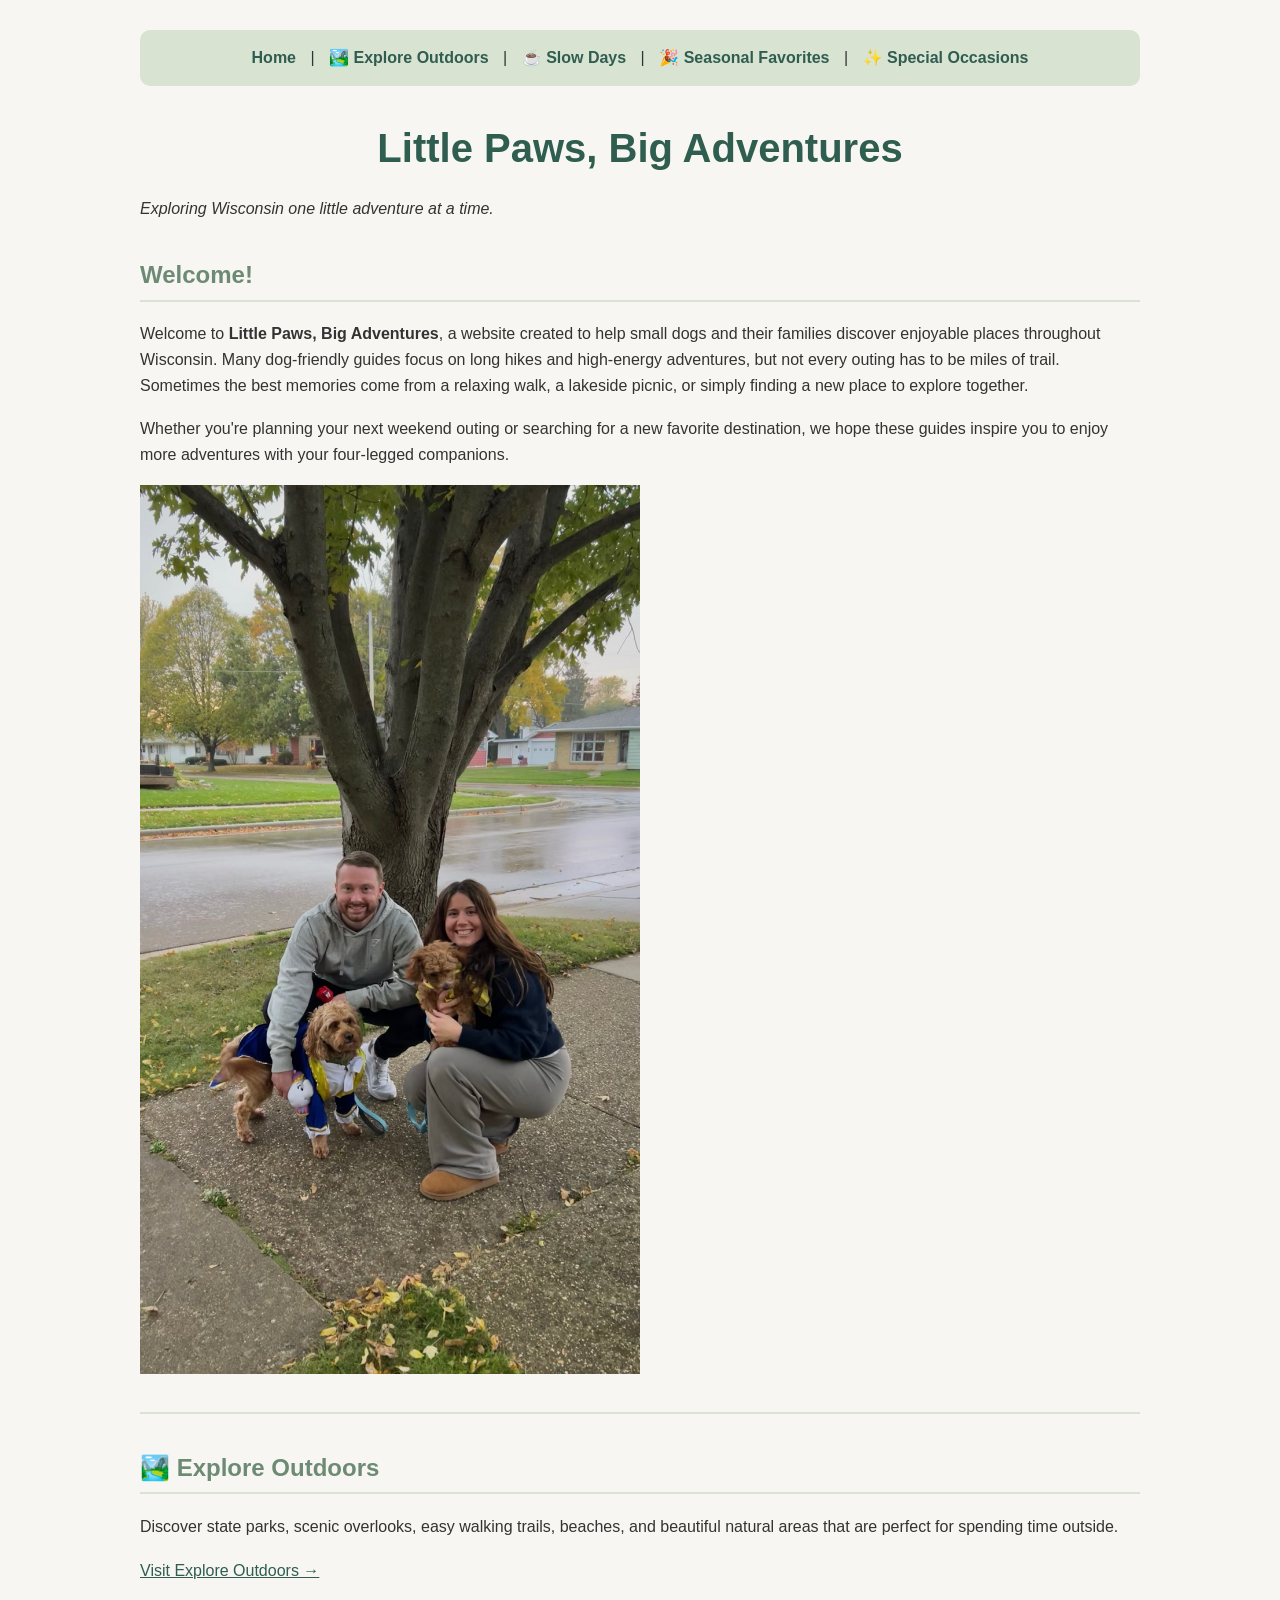
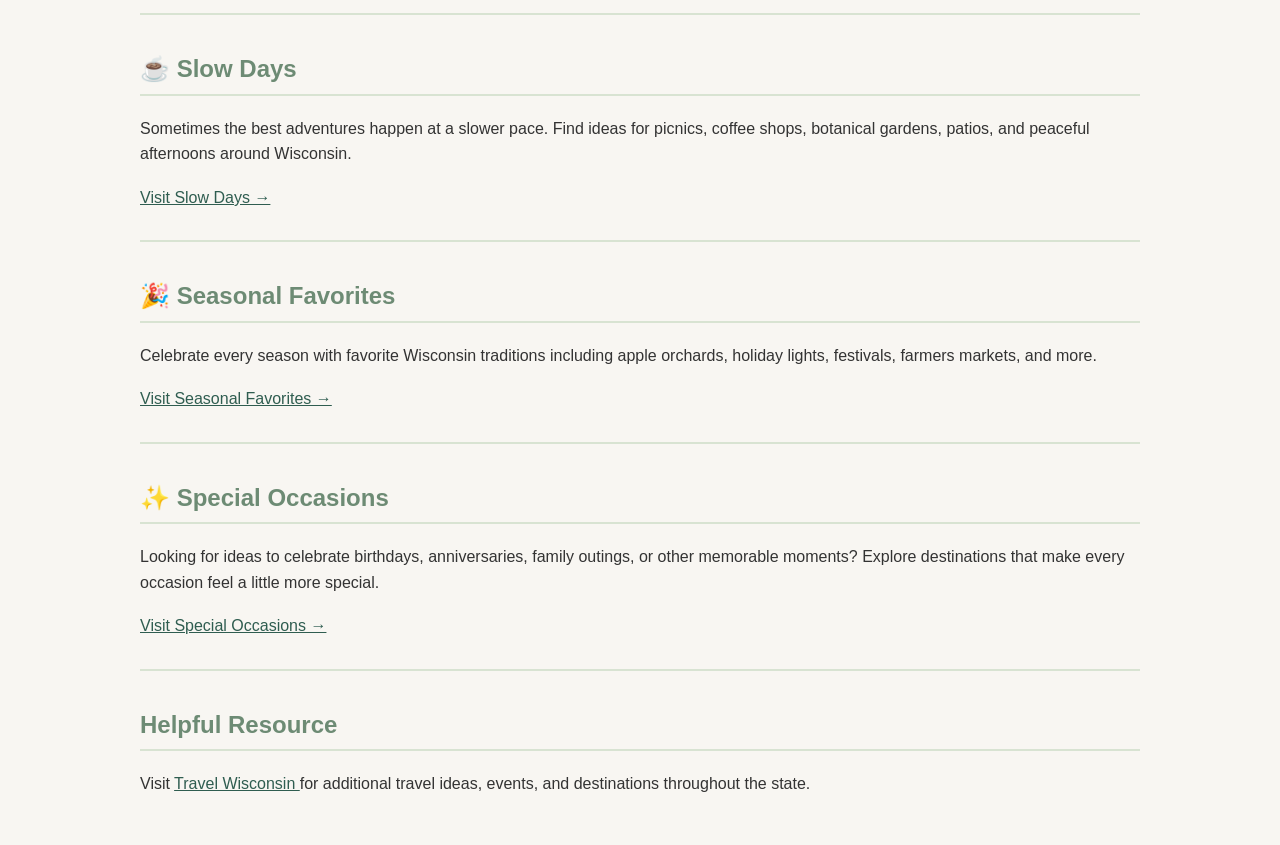
<file: index.html>
<!DOCTYPE html>
<html lang="en">

<head>
    <meta charset="UTF-8">
    <title>Little Paws, Big Adventures | Home</title>
    <meta name="viewport" content="width=device-width, initial-scale=1">
    <link rel="stylesheet" href="style.css">
</head>

<body>

<nav>
    <a href="index.html">Home</a> |
    <a href="outdoors.html">🏞️ Explore Outdoors</a> |
    <a href="slowdays.html">☕ Slow Days</a> |
    <a href="seasonal.html">🎉 Seasonal Favorites</a> |
    <a href="special.html">✨ Special Occasions</a>
</nav>

<h1>Little Paws, Big Adventures</h1>

<p><em>Exploring Wisconsin one little adventure at a time.</em></p>

<h2>Welcome!</h2>

<p>
Welcome to <strong>Little Paws, Big Adventures</strong>, a website created to help
small dogs and their families discover enjoyable places throughout Wisconsin.
Many dog-friendly guides focus on long hikes and high-energy adventures, but not
every outing has to be miles of trail. Sometimes the best memories come from a
relaxing walk, a lakeside picnic, or simply finding a new place to explore
together.
</p>

<p>
Whether you're planning your next weekend outing or searching for a new favorite
destination, we hope these guides inspire you to enjoy more adventures with your
four-legged companions.
</p>

    <img src="index.jpeg"
alt="Sarah, Ryan, Ollie, and Lily enjoying a day together outdoors."
width="500">
    
<hr>

<h2>🏞️ Explore Outdoors</h2>

<p>
Discover state parks, scenic overlooks, easy walking trails, beaches, and
beautiful natural areas that are perfect for spending time outside.
</p>

<p>
<a href="outdoors.html">Visit Explore Outdoors →</a>
</p>

<hr>

<h2>☕ Slow Days</h2>

<p>
Sometimes the best adventures happen at a slower pace. Find ideas for picnics,
coffee shops, botanical gardens, patios, and peaceful afternoons around
Wisconsin.
</p>

<p>
<a href="slowdays.html">Visit Slow Days →</a>
</p>

<hr>

<h2>🎉 Seasonal Favorites</h2>

<p>
Celebrate every season with favorite Wisconsin traditions including apple
orchards, holiday lights, festivals, farmers markets, and more.
</p>

<p>
<a href="seasonal.html">Visit Seasonal Favorites →</a>
</p>

<hr>

<h2>✨ Special Occasions</h2>

<p>
Looking for ideas to celebrate birthdays, anniversaries, family outings, or
other memorable moments? Explore destinations that make every occasion feel a
little more special.
</p>

<p>
<a href="special.html">Visit Special Occasions →</a>
</p>

<hr>


<h2>Helpful Resource</h2>

<p>
Visit
<a href="https://www.travelwisconsin.com/"
target="_blank"
rel="noopener noreferrer">
Travel Wisconsin
</a>
for additional travel ideas, events, and destinations throughout the state.
</p>

</body>

</html>
</file>
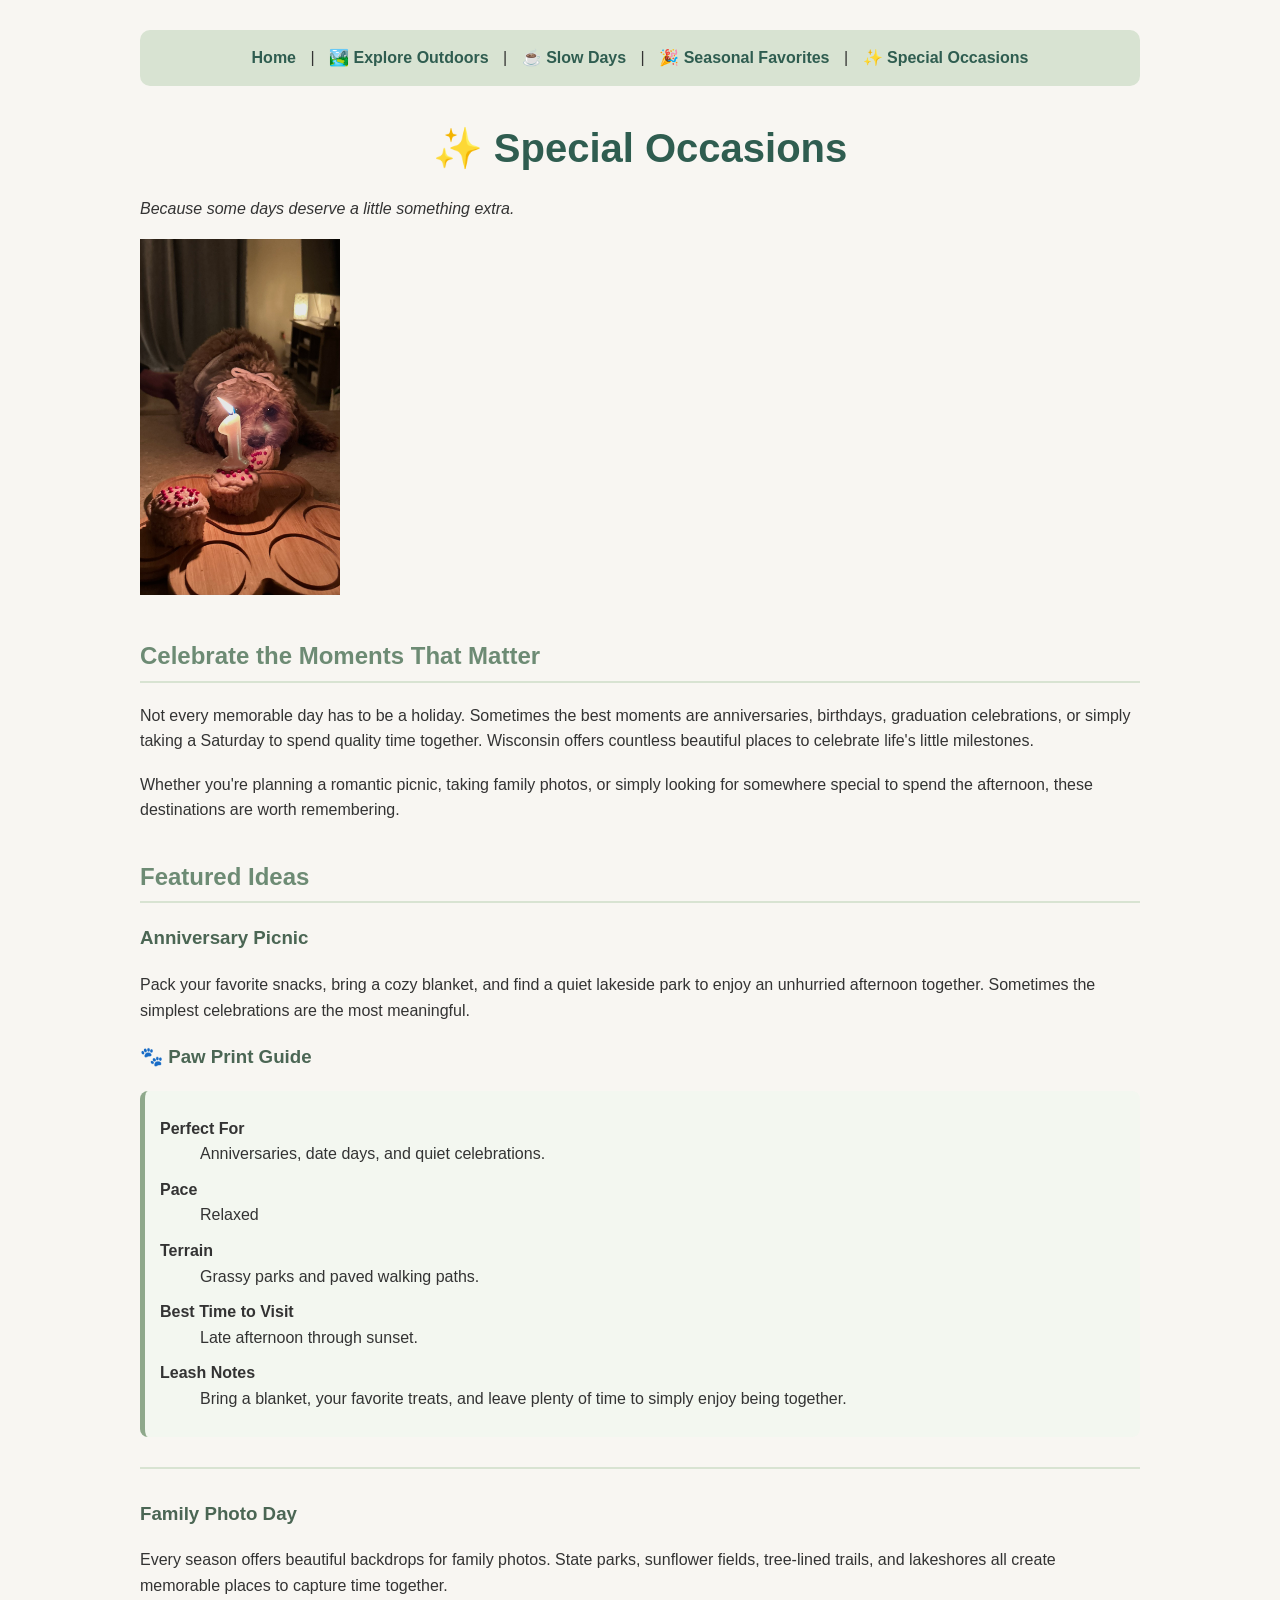
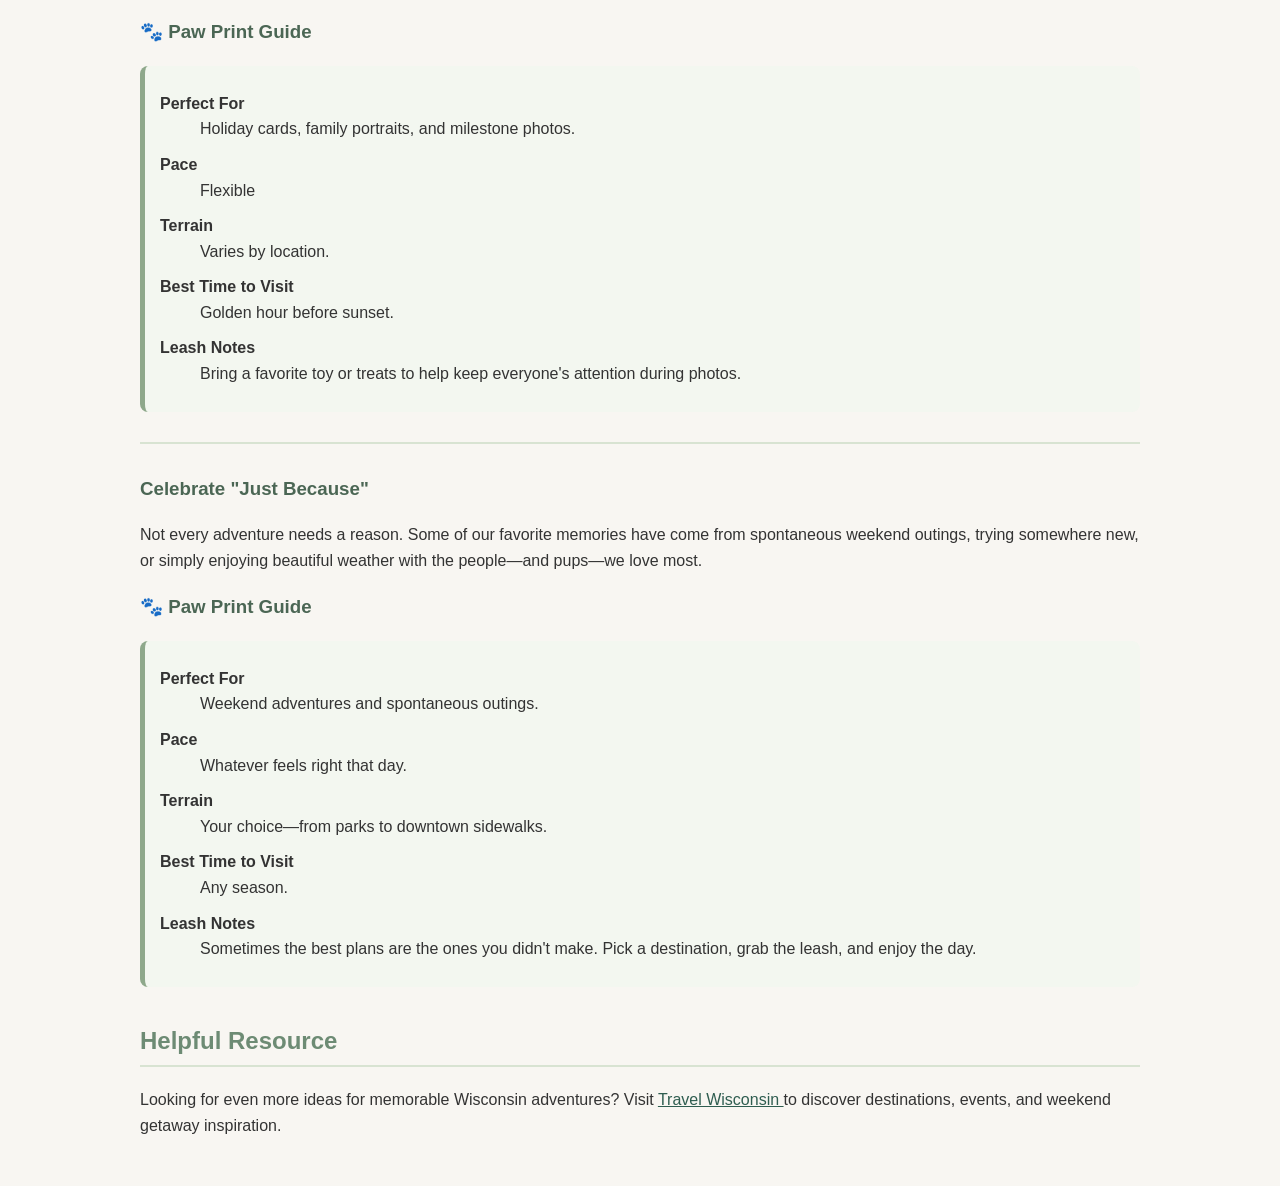
<file: occassions.html>
<!DOCTYPE html>
<html lang="en">
<meta charset="UTF-8">
<title>Little Paws, Big Adventures | Special Occasions</title>
<meta name="viewport" content="width=device-width,initial-scale=1">
<link rel="stylesheet" href="style.css">

<style>
</style>

<script src=""></script>

<!--- Code above this line will not be displayed on the browser -->

<body>

<nav>
    <a href="index.html">Home</a> |
    <a href="outdoors.html">🏞️ Explore Outdoors</a> |
    <a href="slowdays.html">☕ Slow Days</a> |
    <a href="seasonal.html">🎉 Seasonal Favorites</a> |
    <a href="special.html">✨ Special Occasions</a>
</nav>

<h1>✨ Special Occasions</h1>

<p><em>Because some days deserve a little something extra.</em></p>

<img src="occassions.jpeg"
alt="Lily celebrating her first birthday with a dog-friendly cupcake."
width="200">

<h2>Celebrate the Moments That Matter</h2>

<p>
Not every memorable day has to be a holiday. Sometimes the best moments are
anniversaries, birthdays, graduation celebrations, or simply taking a Saturday
to spend quality time together. Wisconsin offers countless beautiful places to
celebrate life's little milestones.
</p>

<p>
Whether you're planning a romantic picnic, taking family photos, or simply
looking for somewhere special to spend the afternoon, these destinations are
worth remembering.
</p>

<h2>Featured Ideas</h2>

<h3>Anniversary Picnic</h3>

<p>
Pack your favorite snacks, bring a cozy blanket, and find a quiet lakeside park
to enjoy an unhurried afternoon together. Sometimes the simplest celebrations
are the most meaningful.
</p>

<h3>🐾 Paw Print Guide</h3>

<dl>

<dt><strong>Perfect For</strong></dt>
<dd>Anniversaries, date days, and quiet celebrations.</dd>

<dt><strong>Pace</strong></dt>
<dd>Relaxed</dd>

<dt><strong>Terrain</strong></dt>
<dd>Grassy parks and paved walking paths.</dd>

<dt><strong>Best Time to Visit</strong></dt>
<dd>Late afternoon through sunset.</dd>

<dt><strong>Leash Notes</strong></dt>
<dd>Bring a blanket, your favorite treats, and leave plenty of time to simply enjoy being together.</dd>

</dl>

<hr>

<h3>Family Photo Day</h3>

<p>
Every season offers beautiful backdrops for family photos. State parks,
sunflower fields, tree-lined trails, and lakeshores all create memorable places
to capture time together.
</p>

<h3>🐾 Paw Print Guide</h3>

<dl>

<dt><strong>Perfect For</strong></dt>
<dd>Holiday cards, family portraits, and milestone photos.</dd>

<dt><strong>Pace</strong></dt>
<dd>Flexible</dd>

<dt><strong>Terrain</strong></dt>
<dd>Varies by location.</dd>

<dt><strong>Best Time to Visit</strong></dt>
<dd>Golden hour before sunset.</dd>

<dt><strong>Leash Notes</strong></dt>
<dd>Bring a favorite toy or treats to help keep everyone's attention during photos.</dd>

</dl>

<hr>

<h3>Celebrate "Just Because"</h3>

<p>
Not every adventure needs a reason. Some of our favorite memories have come from
spontaneous weekend outings, trying somewhere new, or simply enjoying beautiful
weather with the people—and pups—we love most.
</p>

<h3>🐾 Paw Print Guide</h3>

<dl>

<dt><strong>Perfect For</strong></dt>
<dd>Weekend adventures and spontaneous outings.</dd>

<dt><strong>Pace</strong></dt>
<dd>Whatever feels right that day.</dd>

<dt><strong>Terrain</strong></dt>
<dd>Your choice—from parks to downtown sidewalks.</dd>

<dt><strong>Best Time to Visit</strong></dt>
<dd>Any season.</dd>

<dt><strong>Leash Notes</strong></dt>
<dd>Sometimes the best plans are the ones you didn't make. Pick a destination, grab the leash, and enjoy the day.</dd>

</dl>

<h2>Helpful Resource</h2>

<p>
Looking for even more ideas for memorable Wisconsin adventures? Visit
<a href="https://www.travelwisconsin.com/"
target="_blank"
rel="noopener noreferrer">
Travel Wisconsin
</a>
to discover destinations, events, and weekend getaway inspiration.
</p>

</body>

</html>
</file>
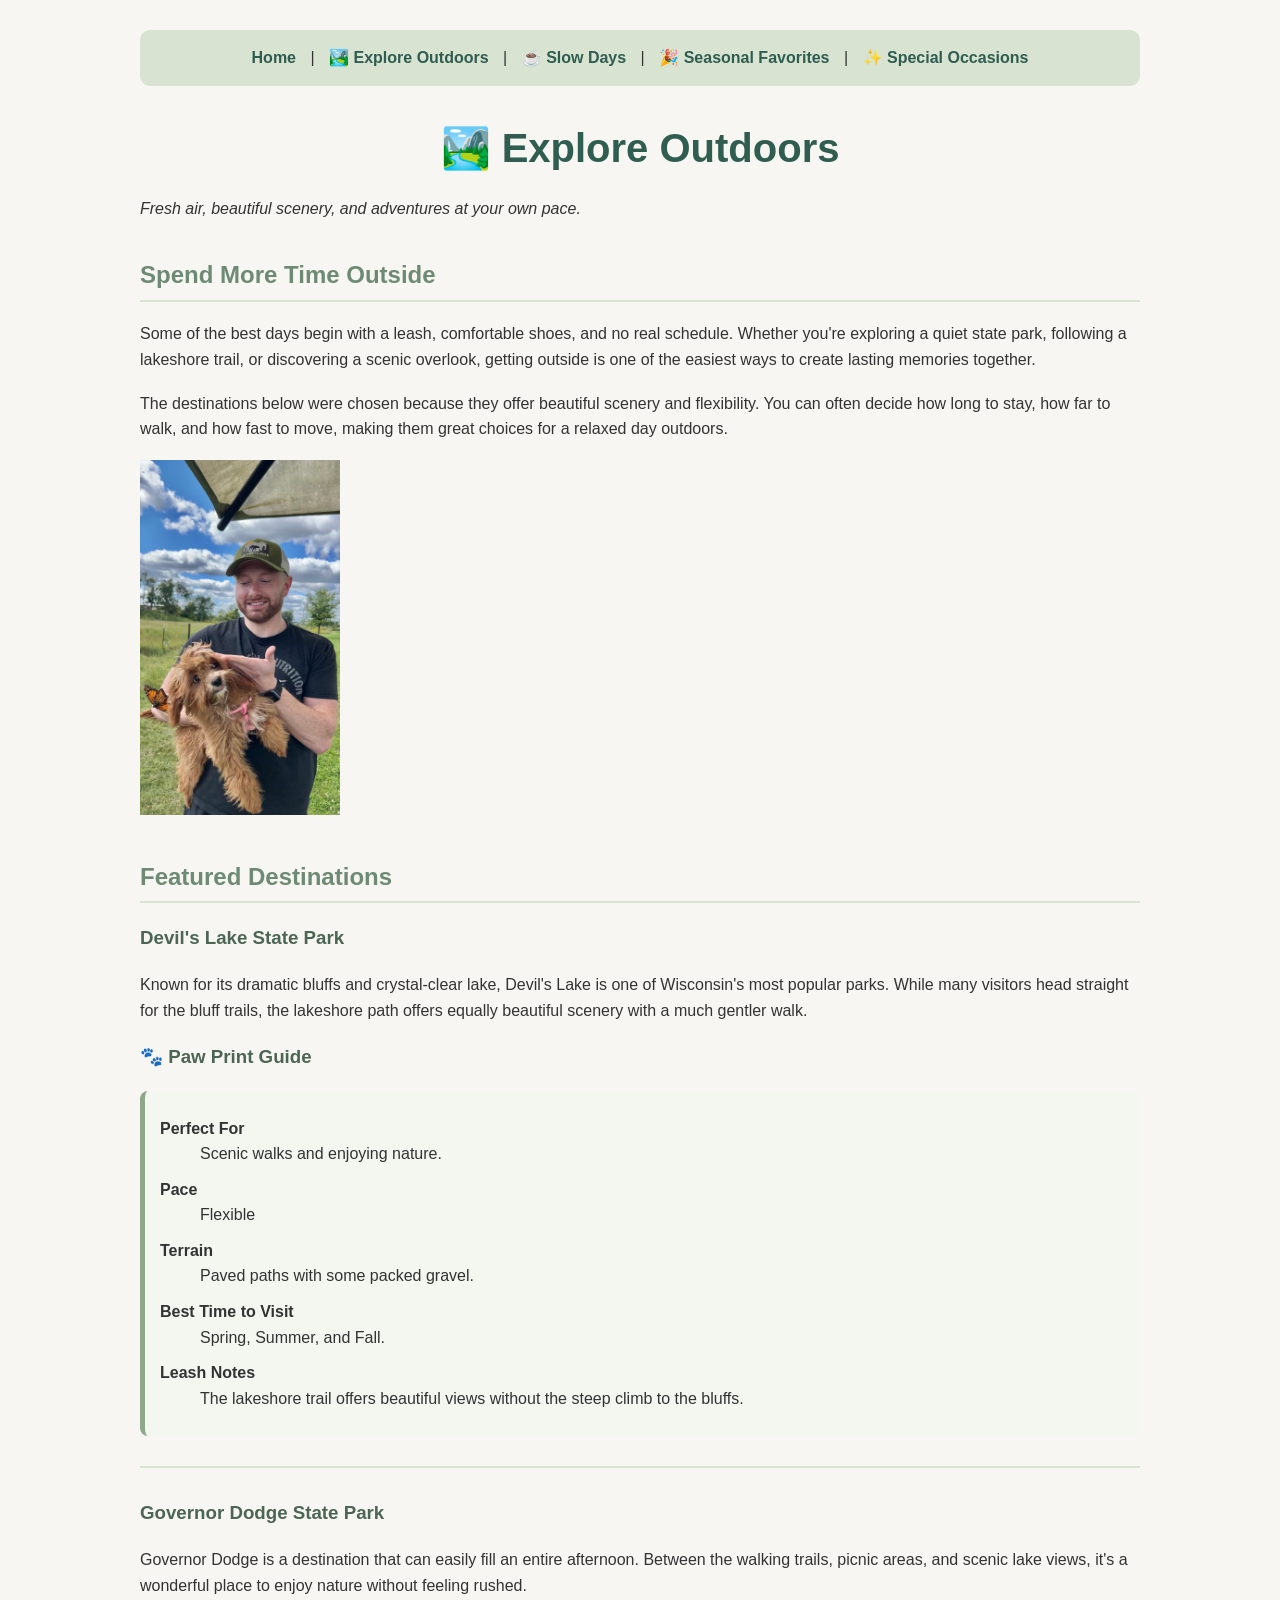
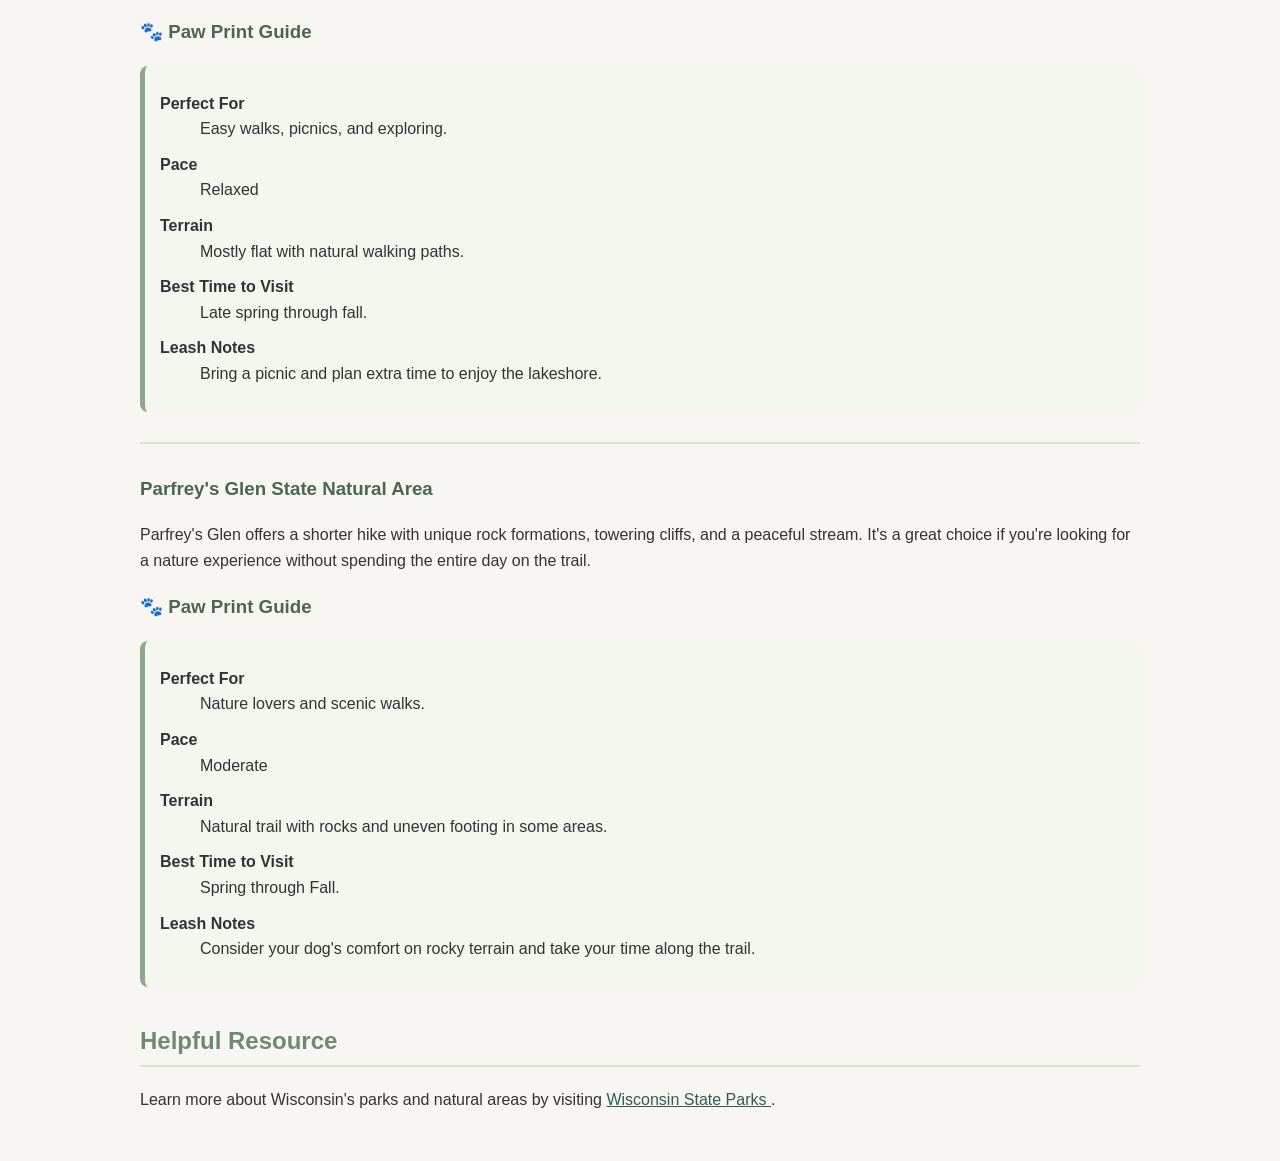
<file: outdoors.html>
<!DOCTYPE html>
<html lang="en">
<meta charset="UTF-8">
<title>Little Paws, Big Adventures | Explore Outdoors</title>
<meta name="viewport" content="width=device-width,initial-scale=1">
<link rel="stylesheet" href="style.css">

<style>
</style>

<script src=""></script>

<!--- Code above this line will not be displayed on the browser -->

<body>

<nav>
    <a href="index.html">Home</a> |
    <a href="outdoors.html">🏞️ Explore Outdoors</a> |
    <a href="slowdays.html">☕ Slow Days</a> |
    <a href="seasonal.html">🎉 Seasonal Favorites</a> |
    <a href="special.html">✨ Special Occasions</a>
</nav>

<h1>🏞️ Explore Outdoors</h1>

<p><em>Fresh air, beautiful scenery, and adventures at your own pace.</em></p>

<h2>Spend More Time Outside</h2>

<p>
Some of the best days begin with a leash, comfortable shoes, and no real schedule.
Whether you're exploring a quiet state park, following a lakeshore trail, or
discovering a scenic overlook, getting outside is one of the easiest ways to
create lasting memories together.
</p>

<p>
The destinations below were chosen because they offer beautiful scenery and
flexibility. You can often decide how long to stay, how far to walk, and how
fast to move, making them great choices for a relaxed day outdoors.
</p>

    <img src="outdoors.jpeg"
alt="Ryan, Lily and a monarch butterfly enjoying a day at the dog park together."
width="200">

<h2>Featured Destinations</h2>

<h3>Devil's Lake State Park</h3>

<p>
Known for its dramatic bluffs and crystal-clear lake, Devil's Lake is one of
Wisconsin's most popular parks. While many visitors head straight for the bluff
trails, the lakeshore path offers equally beautiful scenery with a much gentler
walk.
</p>

<h3>🐾 Paw Print Guide</h3>

<dl>

<dt><strong>Perfect For</strong></dt>
<dd>Scenic walks and enjoying nature.</dd>

<dt><strong>Pace</strong></dt>
<dd>Flexible</dd>

<dt><strong>Terrain</strong></dt>
<dd>Paved paths with some packed gravel.</dd>

<dt><strong>Best Time to Visit</strong></dt>
<dd>Spring, Summer, and Fall.</dd>

<dt><strong>Leash Notes</strong></dt>
<dd>The lakeshore trail offers beautiful views without the steep climb to the bluffs.</dd>

</dl>

<hr>

<h3>Governor Dodge State Park</h3>

<p>
Governor Dodge is a destination that can easily fill an entire afternoon.
Between the walking trails, picnic areas, and scenic lake views, it's a wonderful
place to enjoy nature without feeling rushed.
</p>

<h3>🐾 Paw Print Guide</h3>

<dl>

<dt><strong>Perfect For</strong></dt>
<dd>Easy walks, picnics, and exploring.</dd>

<dt><strong>Pace</strong></dt>
<dd>Relaxed</dd>

<dt><strong>Terrain</strong></dt>
<dd>Mostly flat with natural walking paths.</dd>

<dt><strong>Best Time to Visit</strong></dt>
<dd>Late spring through fall.</dd>

<dt><strong>Leash Notes</strong></dt>
<dd>Bring a picnic and plan extra time to enjoy the lakeshore.</dd>

</dl>

<hr>

<h3>Parfrey's Glen State Natural Area</h3>

<p>
Parfrey's Glen offers a shorter hike with unique rock formations, towering cliffs,
and a peaceful stream. It's a great choice if you're looking for a nature experience
without spending the entire day on the trail.
</p>

<h3>🐾 Paw Print Guide</h3>

<dl>

<dt><strong>Perfect For</strong></dt>
<dd>Nature lovers and scenic walks.</dd>

<dt><strong>Pace</strong></dt>
<dd>Moderate</dd>

<dt><strong>Terrain</strong></dt>
<dd>Natural trail with rocks and uneven footing in some areas.</dd>

<dt><strong>Best Time to Visit</strong></dt>
<dd>Spring through Fall.</dd>

<dt><strong>Leash Notes</strong></dt>
<dd>Consider your dog's comfort on rocky terrain and take your time along the trail.</dd>

</dl>

<h2>Helpful Resource</h2>

<p>
Learn more about Wisconsin's parks and natural areas by visiting
<a href="https://dnr.wisconsin.gov/topic/parks"
target="_blank"
rel="noopener noreferrer">
Wisconsin State Parks
</a>.
</p>

</body>

</html>
</file>
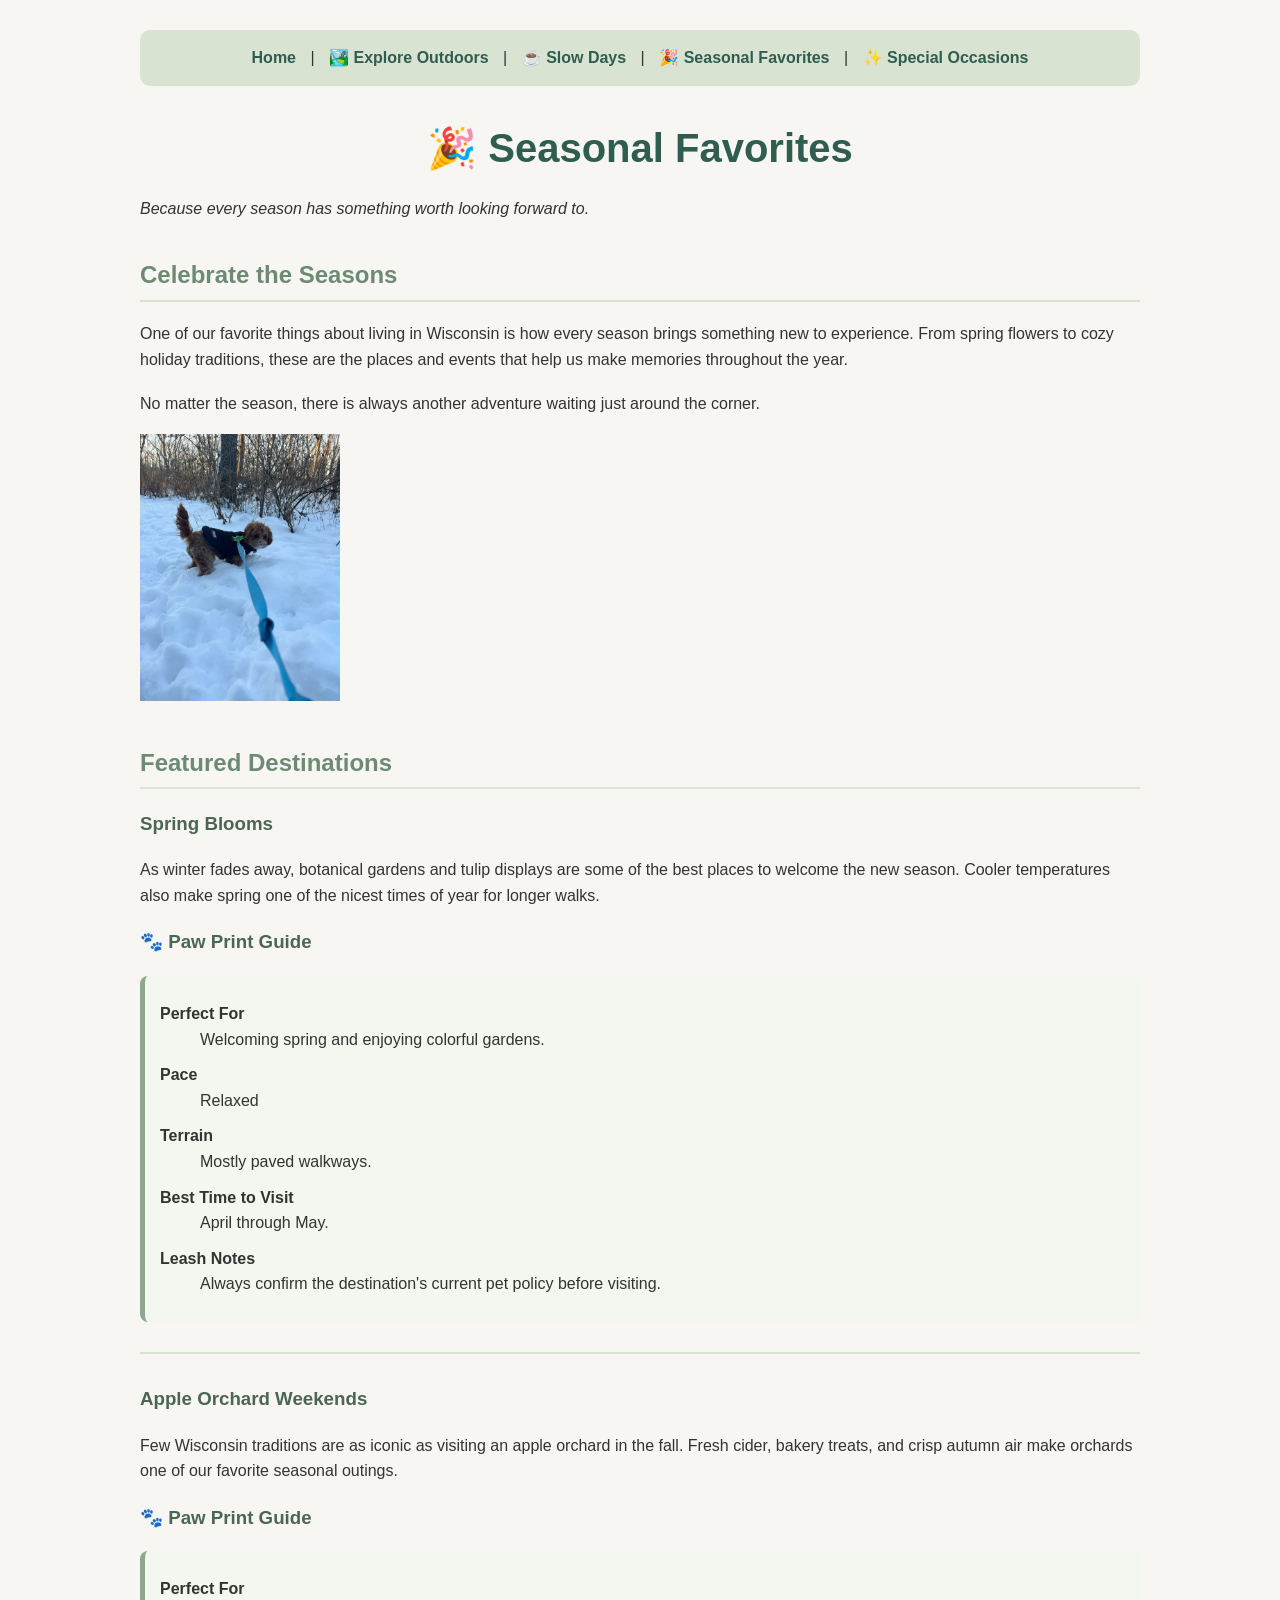
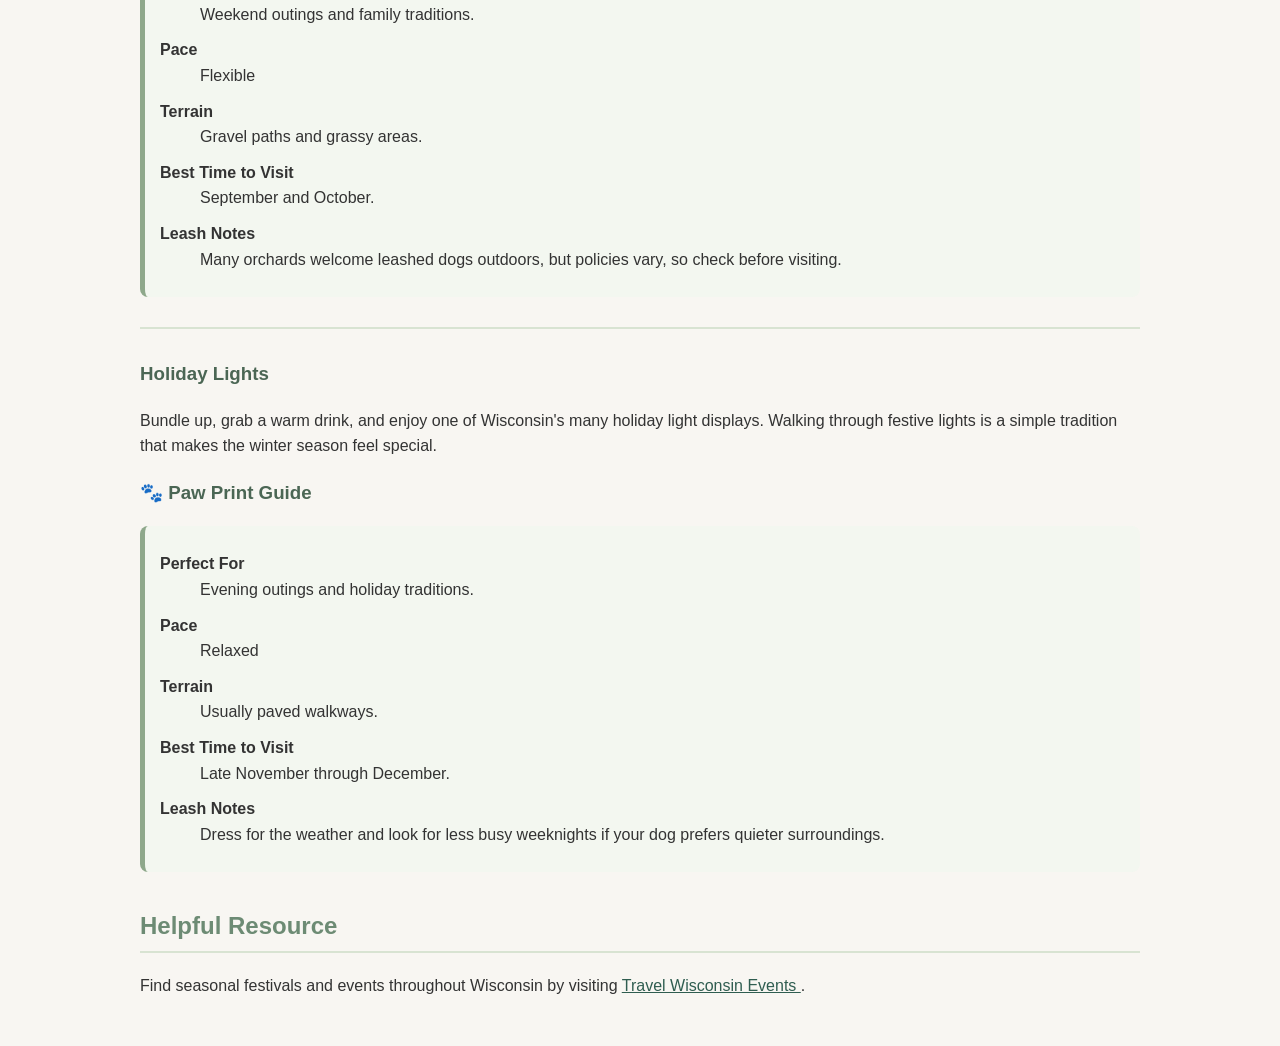
<file: seasonal.html>
<!DOCTYPE html>
<html lang="en">
<meta charset="UTF-8">
<title>Little Paws, Big Adventures | Seasonal Favorites</title>
<meta name="viewport" content="width=device-width,initial-scale=1">
<link rel="stylesheet" href="style.css">

<style>
</style>

<script src=""></script>

<!--- Code above this line will not be displayed on the browser -->

<body>

<nav>
    <a href="index.html">Home</a> |
    <a href="outdoors.html">🏞️ Explore Outdoors</a> |
    <a href="slowdays.html">☕ Slow Days</a> |
    <a href="seasonal.html">🎉 Seasonal Favorites</a> |
    <a href="special.html">✨ Special Occasions</a>
</nav>

<h1>🎉 Seasonal Favorites</h1>

<p><em>Because every season has something worth looking forward to.</em></p>



<h2>Celebrate the Seasons</h2>

<p>
One of our favorite things about living in Wisconsin is how every season brings
something new to experience. From spring flowers to cozy holiday traditions,
these are the places and events that help us make memories throughout the year.
</p>

<p>
No matter the season, there is always another adventure waiting just around the
corner.
</p>

    <img src="seasonal.jpeg"
alt="Lily enjoying her first snowfall."
width="200">

<h2>Featured Destinations</h2>

<h3>Spring Blooms</h3>

<p>
As winter fades away, botanical gardens and tulip displays are some of the best
places to welcome the new season. Cooler temperatures also make spring one of
the nicest times of year for longer walks.
</p>

<h3>🐾 Paw Print Guide</h3>

<dl>

<dt><strong>Perfect For</strong></dt>
<dd>Welcoming spring and enjoying colorful gardens.</dd>

<dt><strong>Pace</strong></dt>
<dd>Relaxed</dd>

<dt><strong>Terrain</strong></dt>
<dd>Mostly paved walkways.</dd>

<dt><strong>Best Time to Visit</strong></dt>
<dd>April through May.</dd>

<dt><strong>Leash Notes</strong></dt>
<dd>Always confirm the destination's current pet policy before visiting.</dd>

</dl>

<hr>

<h3>Apple Orchard Weekends</h3>

<p>
Few Wisconsin traditions are as iconic as visiting an apple orchard in the fall.
Fresh cider, bakery treats, and crisp autumn air make orchards one of our
favorite seasonal outings.
</p>

<h3>🐾 Paw Print Guide</h3>

<dl>

<dt><strong>Perfect For</strong></dt>
<dd>Weekend outings and family traditions.</dd>

<dt><strong>Pace</strong></dt>
<dd>Flexible</dd>

<dt><strong>Terrain</strong></dt>
<dd>Gravel paths and grassy areas.</dd>

<dt><strong>Best Time to Visit</strong></dt>
<dd>September and October.</dd>

<dt><strong>Leash Notes</strong></dt>
<dd>Many orchards welcome leashed dogs outdoors, but policies vary, so check before visiting.</dd>

</dl>

<hr>
    
    
<h3>Holiday Lights</h3>

<p>
Bundle up, grab a warm drink, and enjoy one of Wisconsin's many holiday light
displays. Walking through festive lights is a simple tradition that makes the
winter season feel special.
</p>

<h3>🐾 Paw Print Guide</h3>

<dl>

<dt><strong>Perfect For</strong></dt>
<dd>Evening outings and holiday traditions.</dd>

<dt><strong>Pace</strong></dt>
<dd>Relaxed</dd>

<dt><strong>Terrain</strong></dt>
<dd>Usually paved walkways.</dd>

<dt><strong>Best Time to Visit</strong></dt>
<dd>Late November through December.</dd>

<dt><strong>Leash Notes</strong></dt>
<dd>Dress for the weather and look for less busy weeknights if your dog prefers quieter surroundings.</dd>

</dl>

<h2>Helpful Resource</h2>

<p>
Find seasonal festivals and events throughout Wisconsin by visiting
<a href="https://www.travelwisconsin.com/events"
target="_blank"
rel="noopener noreferrer">
Travel Wisconsin Events
</a>.
</p>

</body>

</html>
</file>
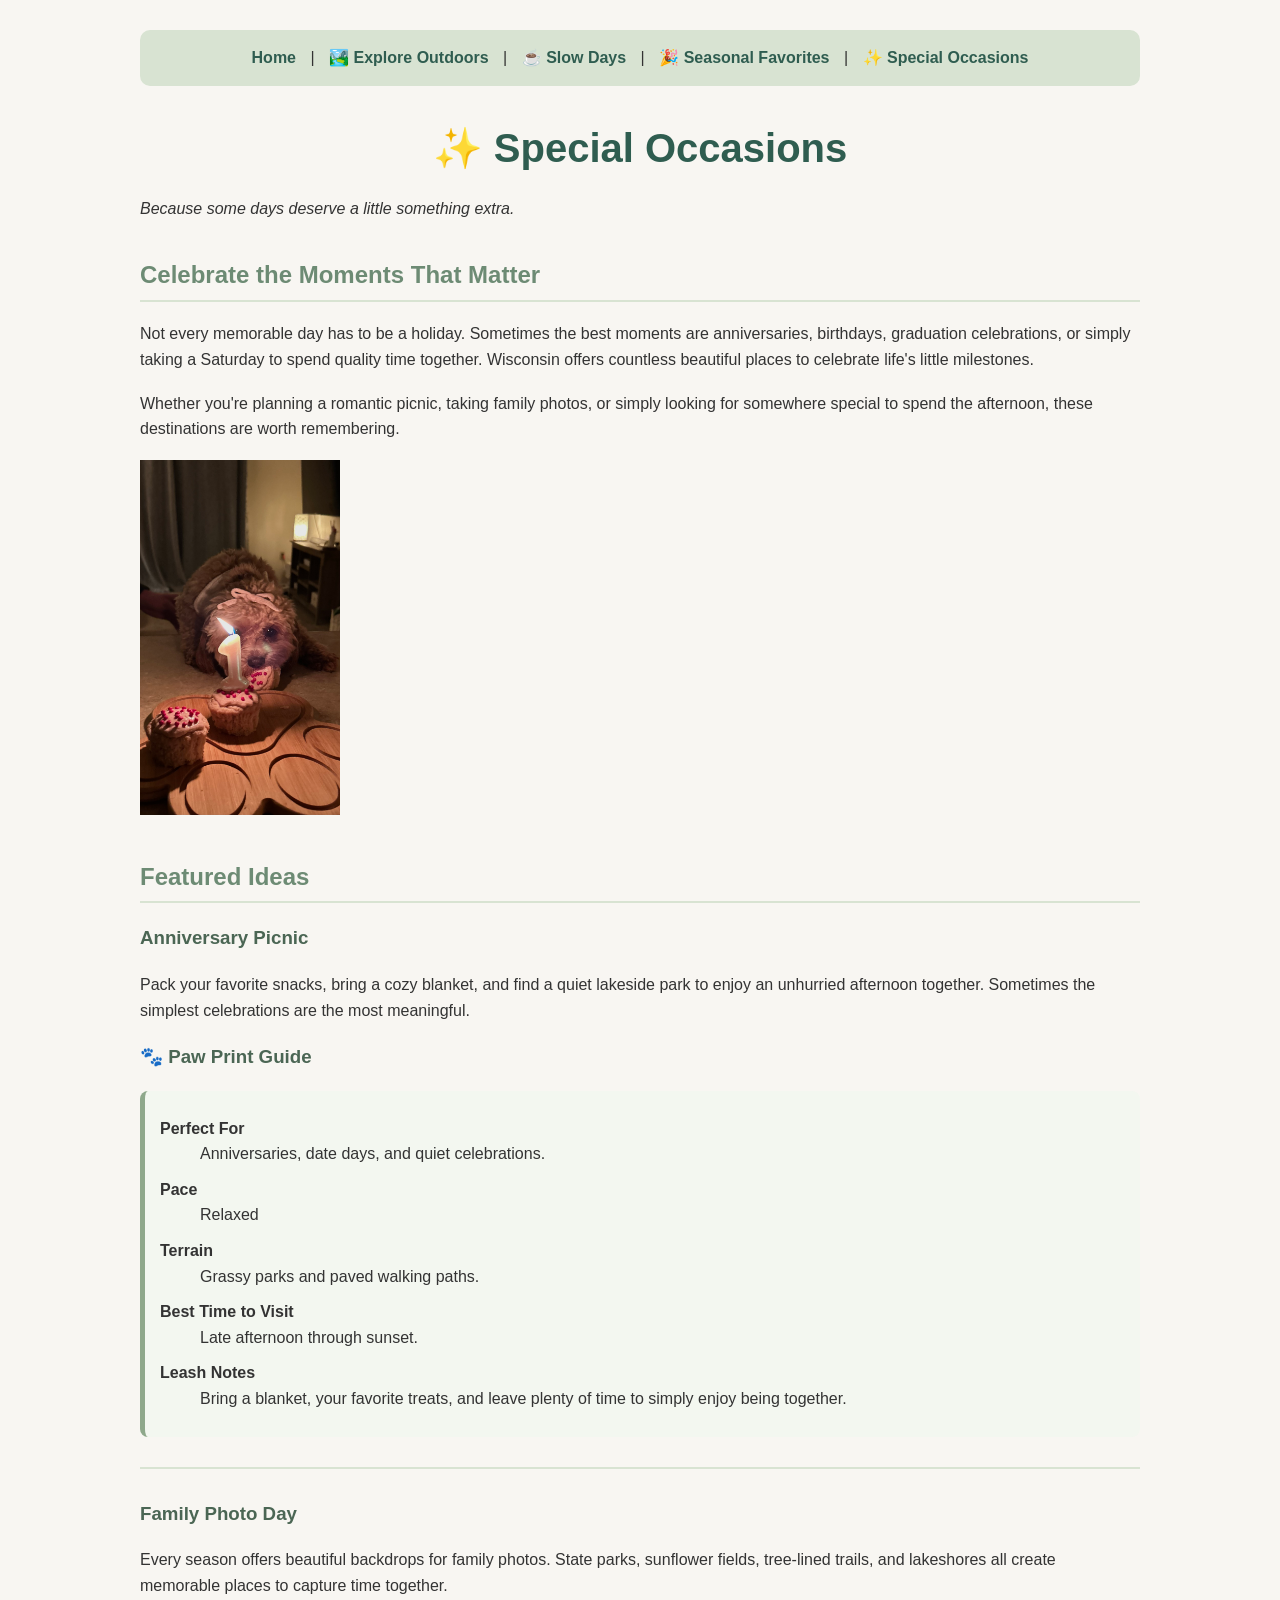
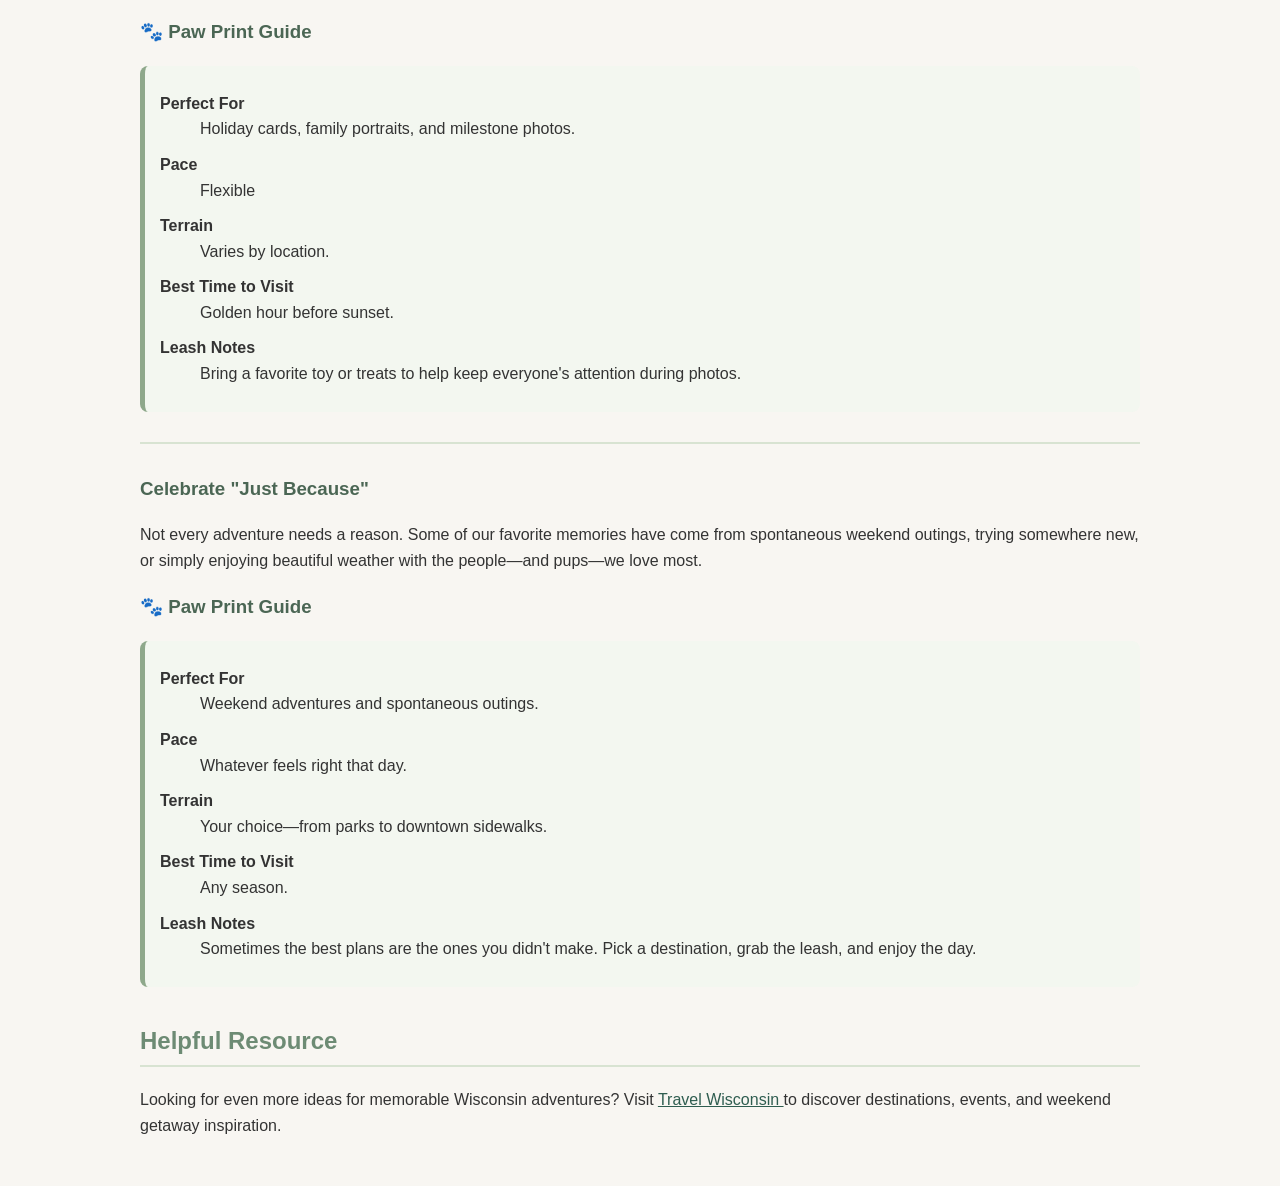
<file: special.html>
<!DOCTYPE html>
<html lang="en">
<meta charset="UTF-8">
<title>Little Paws, Big Adventures | Special Occasions</title>
<meta name="viewport" content="width=device-width,initial-scale=1">
<link rel="stylesheet" href="style.css">

<style>
</style>

<script src=""></script>

<!--- Code above this line will not be displayed on the browser -->

<body>

<nav>
    <a href="index.html">Home</a> |
    <a href="outdoors.html">🏞️ Explore Outdoors</a> |
    <a href="slowdays.html">☕ Slow Days</a> |
    <a href="seasonal.html">🎉 Seasonal Favorites</a> |
    <a href="special.html">✨ Special Occasions</a>
</nav>

<h1>✨ Special Occasions</h1>

<p><em>Because some days deserve a little something extra.</em></p>


<h2>Celebrate the Moments That Matter</h2>

<p>
Not every memorable day has to be a holiday. Sometimes the best moments are
anniversaries, birthdays, graduation celebrations, or simply taking a Saturday
to spend quality time together. Wisconsin offers countless beautiful places to
celebrate life's little milestones.
</p>
    
<p>
Whether you're planning a romantic picnic, taking family photos, or simply
looking for somewhere special to spend the afternoon, these destinations are
worth remembering.
</p>

    <img src="occassions.jpeg"
alt="Lily celebrating her first birthday with a dog-friendly cupcake."
width="200">

<h2>Featured Ideas</h2>

<h3>Anniversary Picnic</h3>

<p>
Pack your favorite snacks, bring a cozy blanket, and find a quiet lakeside park
to enjoy an unhurried afternoon together. Sometimes the simplest celebrations
are the most meaningful.
</p>

<h3>🐾 Paw Print Guide</h3>

<dl>

<dt><strong>Perfect For</strong></dt>
<dd>Anniversaries, date days, and quiet celebrations.</dd>

<dt><strong>Pace</strong></dt>
<dd>Relaxed</dd>

<dt><strong>Terrain</strong></dt>
<dd>Grassy parks and paved walking paths.</dd>

<dt><strong>Best Time to Visit</strong></dt>
<dd>Late afternoon through sunset.</dd>

<dt><strong>Leash Notes</strong></dt>
<dd>Bring a blanket, your favorite treats, and leave plenty of time to simply enjoy being together.</dd>

</dl>

<hr>

<h3>Family Photo Day</h3>

<p>
Every season offers beautiful backdrops for family photos. State parks,
sunflower fields, tree-lined trails, and lakeshores all create memorable places
to capture time together.
</p>

<h3>🐾 Paw Print Guide</h3>

<dl>

<dt><strong>Perfect For</strong></dt>
<dd>Holiday cards, family portraits, and milestone photos.</dd>

<dt><strong>Pace</strong></dt>
<dd>Flexible</dd>

<dt><strong>Terrain</strong></dt>
<dd>Varies by location.</dd>

<dt><strong>Best Time to Visit</strong></dt>
<dd>Golden hour before sunset.</dd>

<dt><strong>Leash Notes</strong></dt>
<dd>Bring a favorite toy or treats to help keep everyone's attention during photos.</dd>

</dl>

<hr>

<h3>Celebrate "Just Because"</h3>

<p>
Not every adventure needs a reason. Some of our favorite memories have come from
spontaneous weekend outings, trying somewhere new, or simply enjoying beautiful
weather with the people—and pups—we love most.
</p>

<h3>🐾 Paw Print Guide</h3>

<dl>

<dt><strong>Perfect For</strong></dt>
<dd>Weekend adventures and spontaneous outings.</dd>

<dt><strong>Pace</strong></dt>
<dd>Whatever feels right that day.</dd>

<dt><strong>Terrain</strong></dt>
<dd>Your choice—from parks to downtown sidewalks.</dd>

<dt><strong>Best Time to Visit</strong></dt>
<dd>Any season.</dd>

<dt><strong>Leash Notes</strong></dt>
<dd>Sometimes the best plans are the ones you didn't make. Pick a destination, grab the leash, and enjoy the day.</dd>

</dl>

<h2>Helpful Resource</h2>

<p>
Looking for even more ideas for memorable Wisconsin adventures? Visit
<a href="https://www.travelwisconsin.com/"
target="_blank"
rel="noopener noreferrer">
Travel Wisconsin
</a>
to discover destinations, events, and weekend getaway inspiration.
</p>

</body>

</html>
</file>
<file: style.css>
/* Little Paws, Big Adventures */

body {
    font-family: Arial, Helvetica, serif;
    background-color: #f8f6f2;
    color: #333333;
    max-width: 1000px;
    margin: auto;
    padding: 30px;
    line-height: 1.6;
}

h1, h2, h3 {
    font-family: "Trebuchet MS", Helvetica, serif;
}
   
nav {
    background-color: #d8e3d2;
    padding: 15px;
    text-align: center;
    border-radius: 10px;
    margin-bottom: 30px;
}

nav a {
    color: #2f5d50;
    text-decoration: none;
    font-weight: bold;
    padding: 10px;
}

nav a:hover {
    color: #6d8b74;
}

h1 {
    color: #2f5d50;
    text-align: center;
    font-size: 40px;
    margin-bottom: 5px;
}

h2 {
    color: #6d8b74;
    border-bottom: 2px solid #d8e3d2;
    padding-bottom: 5px;
    margin-top: 35px;
}

h3 {
    color: #4b6654;
}

p {
    margin-bottom: 18px;
}

ul {
    background-color: white;
    padding: 20px 35px;
    border-radius: 10px;
}

dl {
    background-color: #f3f7f0;
    padding: 15px;
    border-left: 5px solid #8ea88b;
    border-radius: 8px;
    margin-bottom: 30px;
}

dt {
    font-weight: bold;
    margin-top: 10px;
}

dd {
    margin-bottom: 10px;
}

img {img {
    float: right;
    width: 350px;
    height: auto;
    margin: 0 0 20px 25px;
    border-radius: 12px;
    box-shadow: 0 4px 10px rgba(0,0,0,.15);
}
}

hr {
    border: none;
    border-top: 2px solid #d8e3d2;
    margin: 30px 0;
}

a {
    color: #2f5d50;
}

a:hover {
    color: #7d9875;
}
</file>
